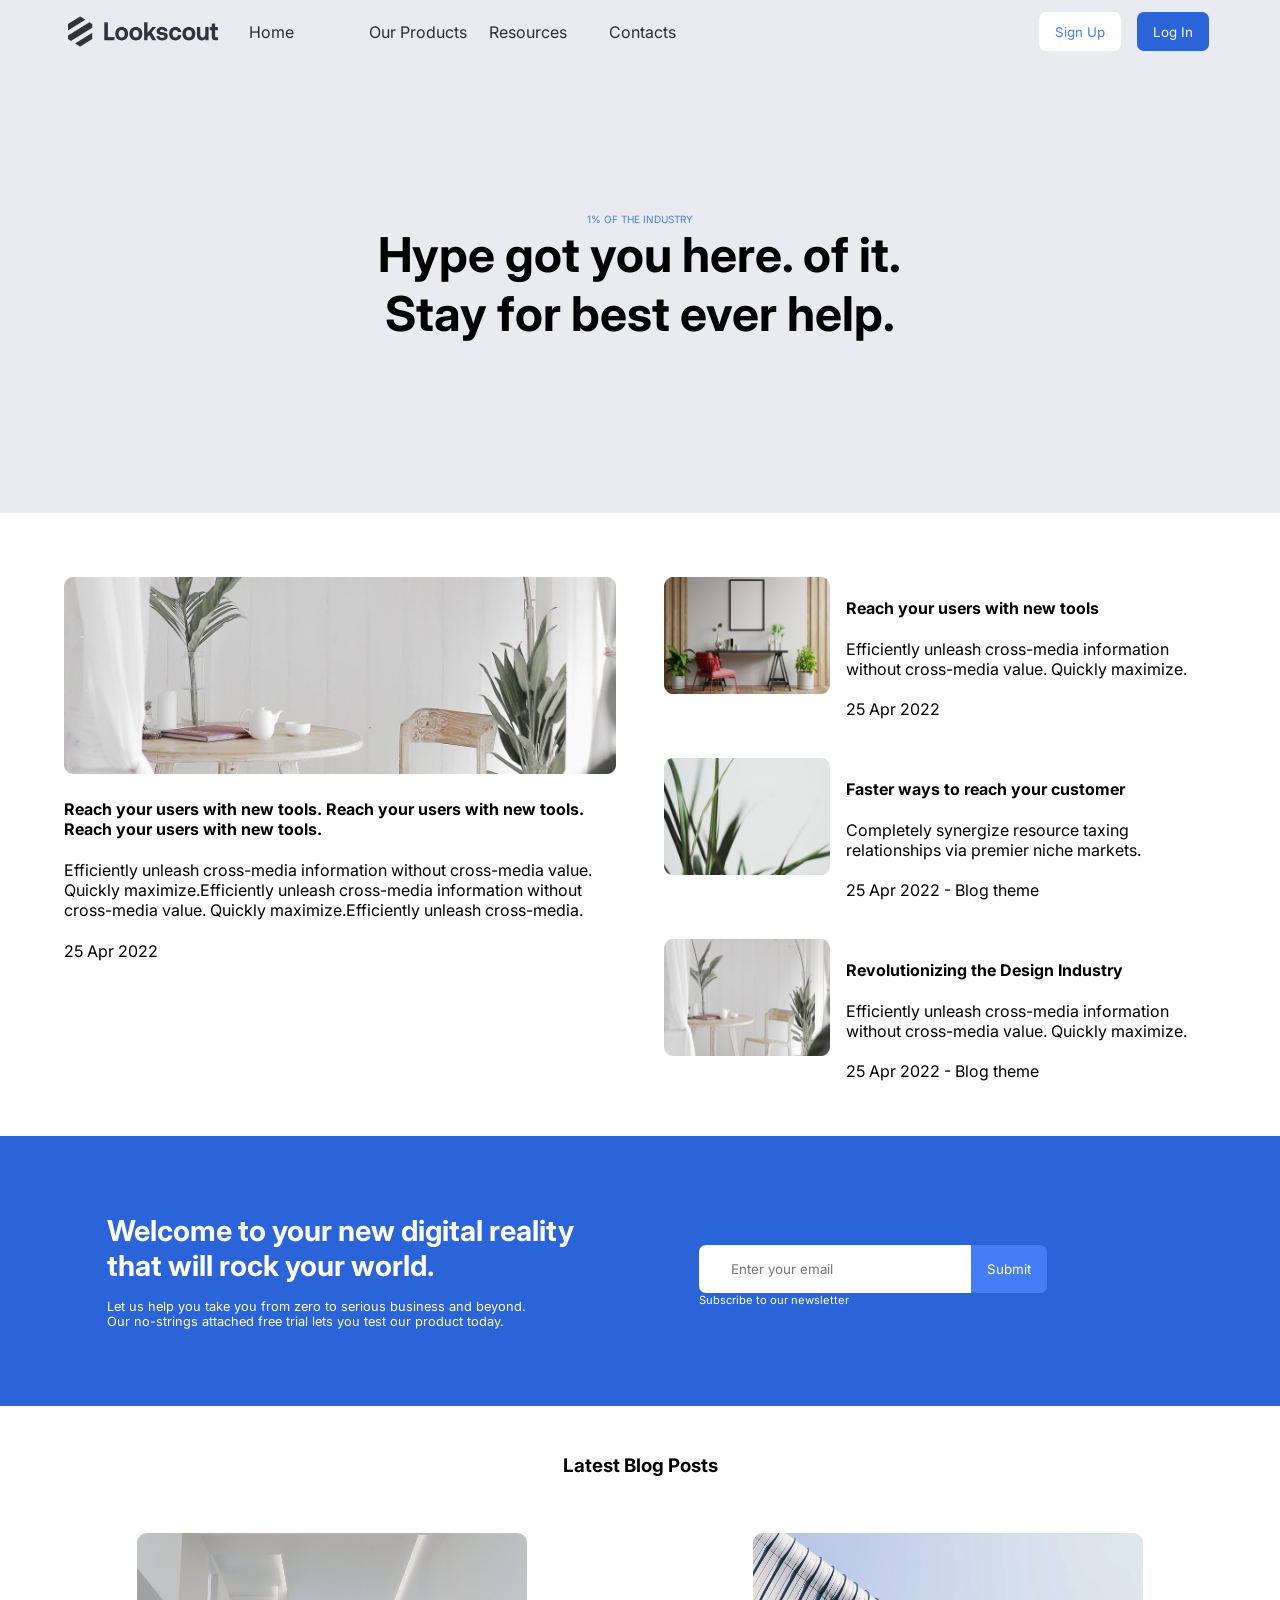
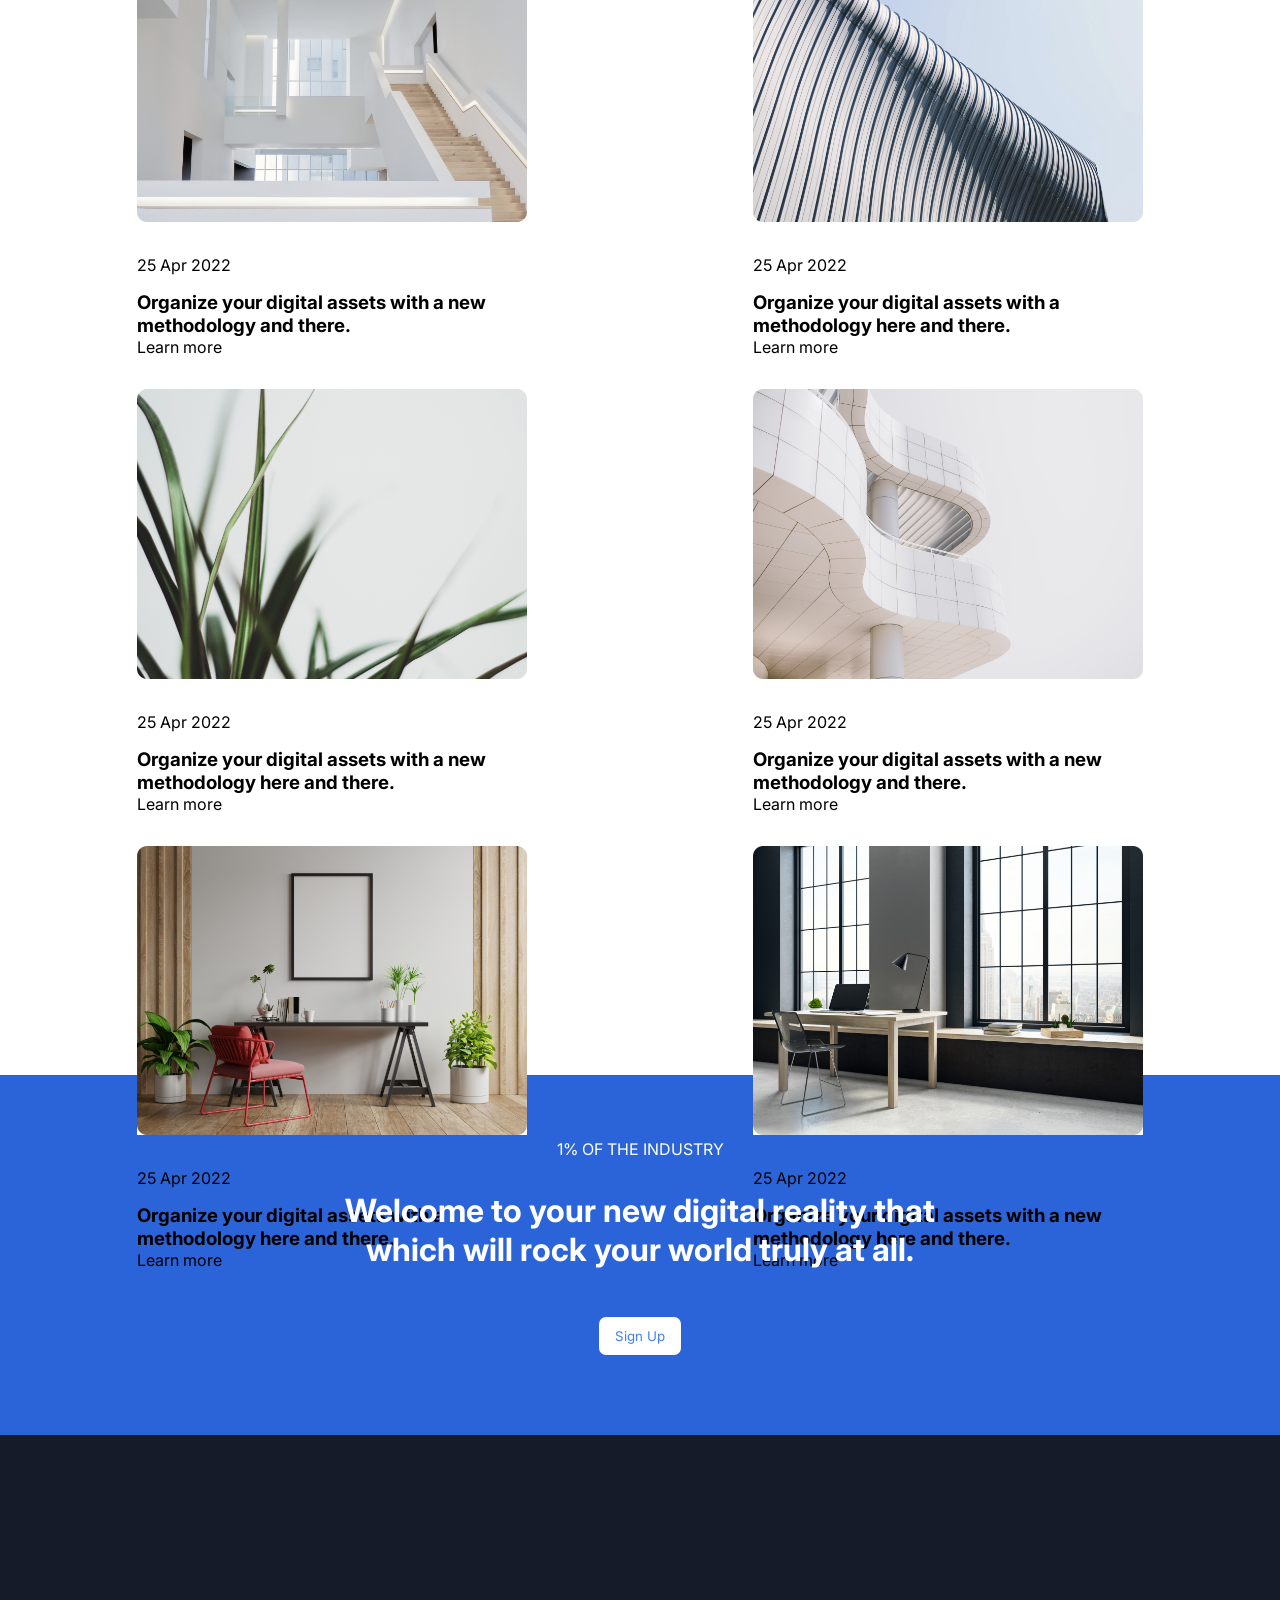
<file: index.html>
<!DOCTYPE html>
<html lang="en">

<head>
    <meta charset="UTF-8">
    <meta name="viewport" content="width=device-width, initial-scale=1.0">
    <title>Landing Page</title>
    <link rel="stylesheet" href="https://cdnjs.cloudflare.com/ajax/libs/font-awesome/6.5.1/css/all.min.css"
        integrity="sha512-DTOQO9RWCH3ppGqcWaEA1BIZOC6xxalwEsw9c2QQeAIftl+Vegovlnee1c9QX4TctnWMn13TZye+giMm8e2LwA=="
        crossorigin="anonymous" referrerpolicy="no-referrer" />
    <link rel="preconnect" href="https://fonts.googleapis.com">
    <link rel="preconnect" href="https://fonts.gstatic.com" crossorigin>
    <link href="https://fonts.googleapis.com/css2?family=Inter&display=swap" rel="stylesheet">
    <link rel="stylesheet" href="./style/style.css">
    <link rel="stylesheet" href="./resbonsive/styleTablet768px.css" media="(max-width:768px)">
    <link rel="stylesheet" href="./resbonsive/styleTablet375px.css" media="(max-width:400px)">

    <style>
    </style>
</head>

<body>
    <!-- nav bar -->
    <nav class="fc">
        <div class="container fc">

            <div class="fc Link">
                <img class="Logo" src="./Assets/img/Company Logo.png" alt="Company Logo">
                <div class="h">
                    <ul class="link-List fc">
                        <li><a href="#">Home</a></li>
                        <li><a href="#">Our Products</a></li>
                        <li><a href="#">Resources</a></li>
                        <li><a href="#">Contacts</a></li>
                    </ul>
                </div>
            </div>
            <div class="btn h"> <button id="SignUp">Sign Up</button>
                <button id="LogIn">Log In</button>
            </div>
            <div class="hide">

                <i class="fa-solid fa-bars"></i>
            </div>
        </div>
        <div class="container fc">
            <section class="second fc">

                <p class="small-comment">1% OF THE INDUSTRY</p>
                <h1>Hype got you here. of it.
                    Stay for best ever help.</p>

            </section>
        </div>
    </nav>


    <div class="parent">

        <div class="div1">
            <picture>
                <source media="(max-width:375px)" srcset="/Assets/img/Tooltib1.jpg" alt="card">
                <img src="./Assets/img/Tooltip.jpg" alt="card"> </picture>
            <div>
                <h6 class="sho">Reach your users with new tools. Reach your users with new tools.
                    Reach your users with new tools. </h6>
                <h6 class="ho">Reach your users with new tools.</h6>
                <p>Efficiently unleash cross-media information without cross-media value.
                    Quickly maximize.Efficiently
                    unleash cross-media information without
                    cross-media value. Quickly maximize.Efficiently unleash cross-media.</p>
                <p>25 Apr 2022 </p>
            </div>
        </div>
        <div class="div2">
            <img src="./Assets/img/Tooltip2.jpg" alt="card">
            <div>
                <h6>Reach your users with new tools</h6>
                <p class="h">Efficiently unleash cross-media information
                    without cross-media value.
                    Quickly maximize.</p>
                <p class="hide sho">Efficiently unleash cross-media information without cross-media value.
                    Quickly maximize
                    timely deliverables for real-time.
                    Dramatically clicks-and-mortar solutions without functional solutions you need.</p>
                <p class="ho">Completely synergize resource taxing relationships via premier niche markets.
                    Professionally cultivate one-to-one customer service with robust ideas.
                    Generated user generated content in real-time multiple touchpoints.</p>
                <p>25 Apr 2022 </p>
            </div>
        </div>
        <div class="div3"><img src="./Assets/img/Tooltib3.jpg" alt="card">
            <div>
                <h6> Faster ways to reach your customer</h6>
                <p class="h">Completely synergize resource taxing relationships
                    via premier niche markets.</p>
                <p class="hide sho">Completely synergize resource taxing relationships via premier niche markets.
                    Professionally cultivate one-to-one customer service with robust ideas.
                    User generated content will have multiple touchpoints for offshoring</p>
                <p class="ho">Efficiently cross-media information without cross-media value.
                    Quickly maximize timely deliverables for real-time schemas.
                    Dramatically maintain clicks-and-mortar solutions without functional solutions.</p>
                <p>25 Apr 2022 - Blog theme </p>
            </div>
        </div>
        <div class="div4"><img src="./Assets/img/Tooltib4.jpg" alt="card">
            <div>
                <h6>Revolutionizing the Design Industry</h6>
                <p class="h">Efficiently unleash cross-media information without
                    cross-media value.
                    Quickly maximize.</p>
                <p class="hide">Efficiently unleash cross-media information without cross-media value.
                    Quickly maximize timely deliverables for schemas users.
                    Podcasting operational change inside of workflows inside a framework seamless management inside of
                    workflows.</p>
                <p class="ho">Dynamically innovate resource-leveling customer service for state of the art customer
                    service.
                    Seamlessly fully researched growth strategies and interoperable internal or "organic" sources.</p>
                <p>25 Apr 2022 - Blog theme </p>

            </div>
        </div>
    </div>
    <section class="forth fc">
        <div class="cont">
            <div class="left">
                <h4>Welcome to your new digital reality that will rock your world.</h4>
                <p>Let us help you take you from zero to serious business and beyond. </p>
                <p>Our no-strings attached free trial lets you test our product today.</p>
            </div>
            <div class="right">
                <input type="text" name="" id="" placeholder="Enter your email"><br class="ho">
                <button class="LogIn">Submit</button><br>
                <p class="sho">Subscribe to our newsletter</p>
            </div>
        </div>

    </section >
    <h3 class="post">Latest Blog Posts</h3>
    <div class="gellery ">

        <div class="card">
            <img src="./Assets/img/card1.jpg" alt="">
            <p>25 Apr 2022 </p>
            <h3>Organize your digital assets with a new methodology and there.</h3>
            <div class="blue">Learn more</div>
        </div>
        <div class="card">
            <img src="./Assets/img/card2.jpg" alt="">
            <p>25 Apr 2022 </p>
            <h3>Organize your digital assets with a methodology here and there.</h3>
            <div class="blue">Learn more </div>
        </div>
        <div class="card">
            <img src="./Assets/img/card3.jpg" alt="">
            <p>25 Apr 2022 </p>
            <h3>Organize your digital assets with a new methodology here and there.</h3>
            <div class="blue">Learn more </div>
        </div>
        <div class="card">
            <img src="./Assets/img/card4.jpg" alt="">
            <p>25 Apr 2022 </p>
            <h3>Organize your digital assets with a new methodology and there.</h3>
            <div class="blue">Learn more </div>
        </div>
        <div class="card">
            <img src="./Assets/img/card5.jpg" alt="">
            <p>25 Apr 2022 </p>
            <h3>Organize your digital assets with a methodology here and there.</h3>
            <div class="blue">Learn more </div>
        </div>
        <div class="card">
            <img src="./Assets/img/card6.jpg" alt="">
            <p>25 Apr 2022 </p>
            <h3>Organize your digital assets with a new methodology here and there.</h3>
            <div class="blue">Learn more </div>
        </div>
    </div>

<div class="above-footer ">
    <p> 1% OF THE INDUSTRY</p>
    <h1>Welcome to your new digital reality that
        which will rock your world truly at all.</h1>
    <button id="SignUp">Sign Up</button>

</div>
<div class="footer">
    
</div>


</body>

</html>
</file>
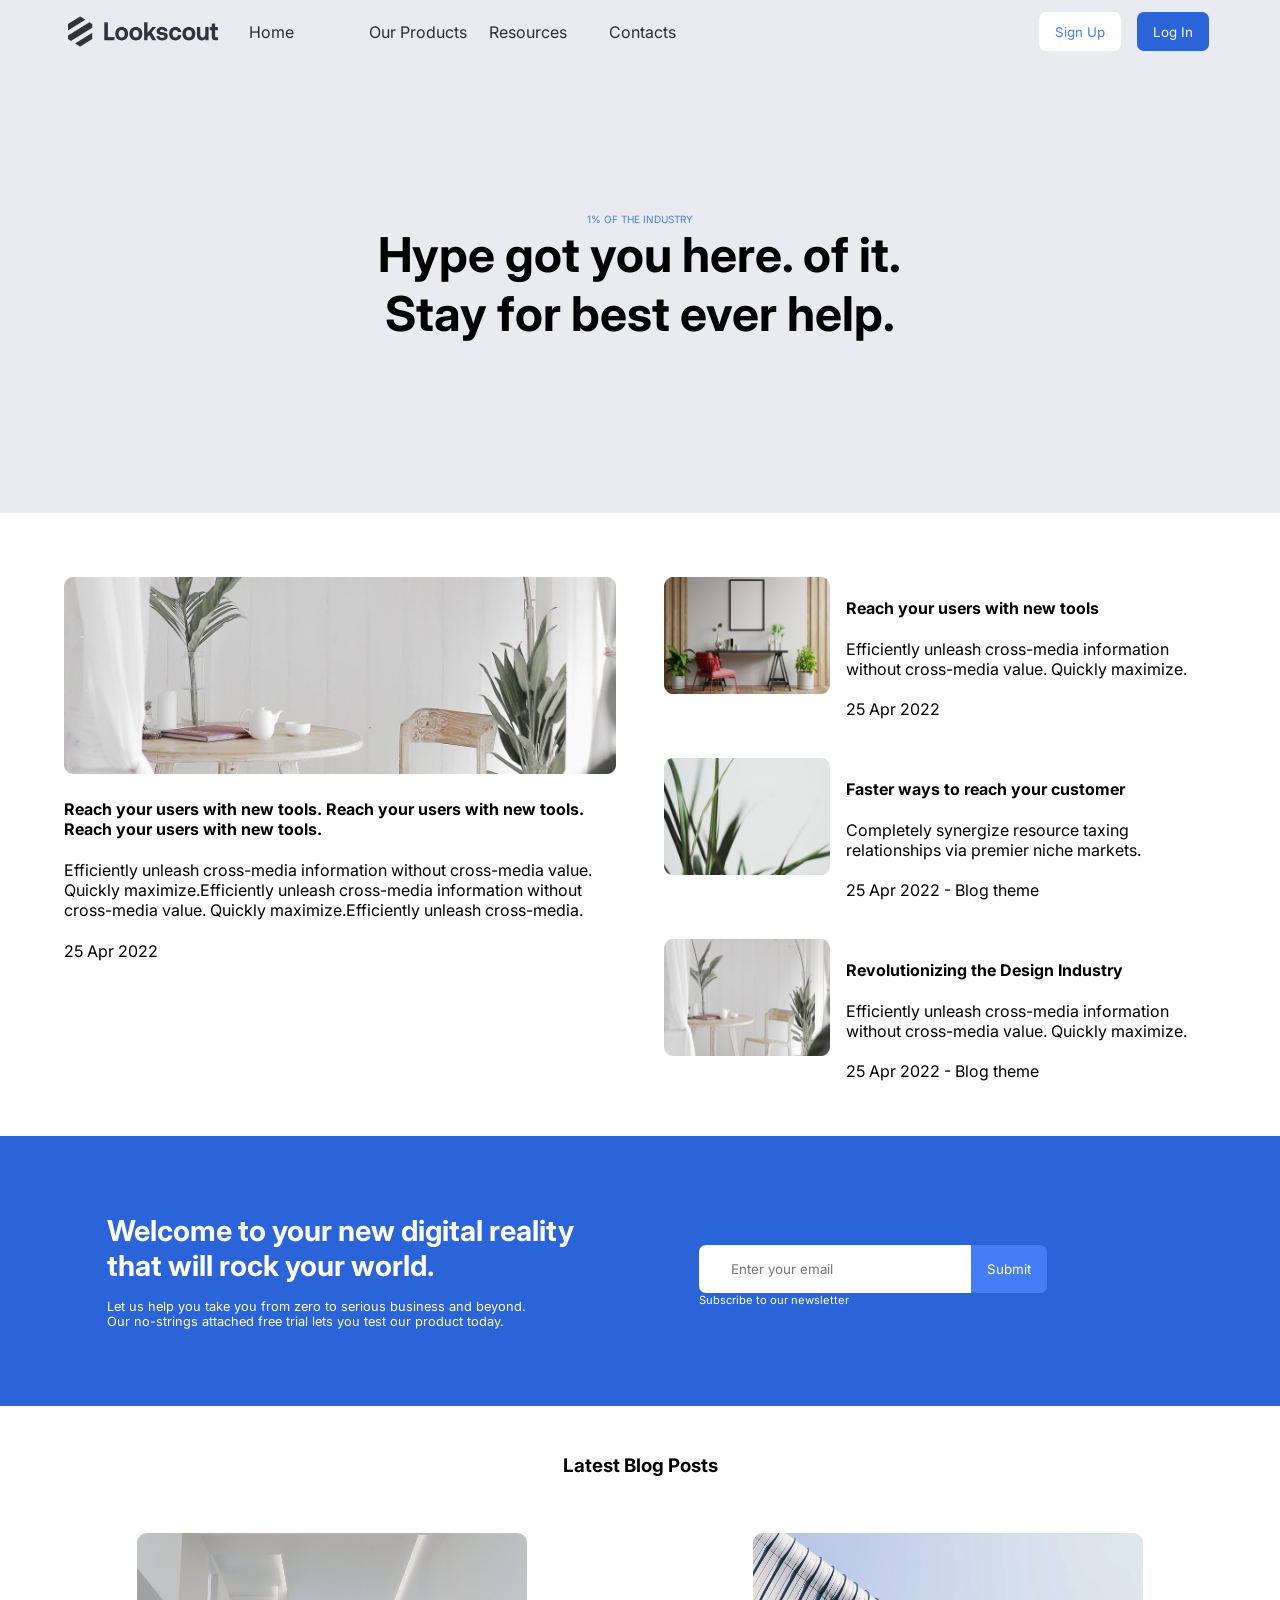
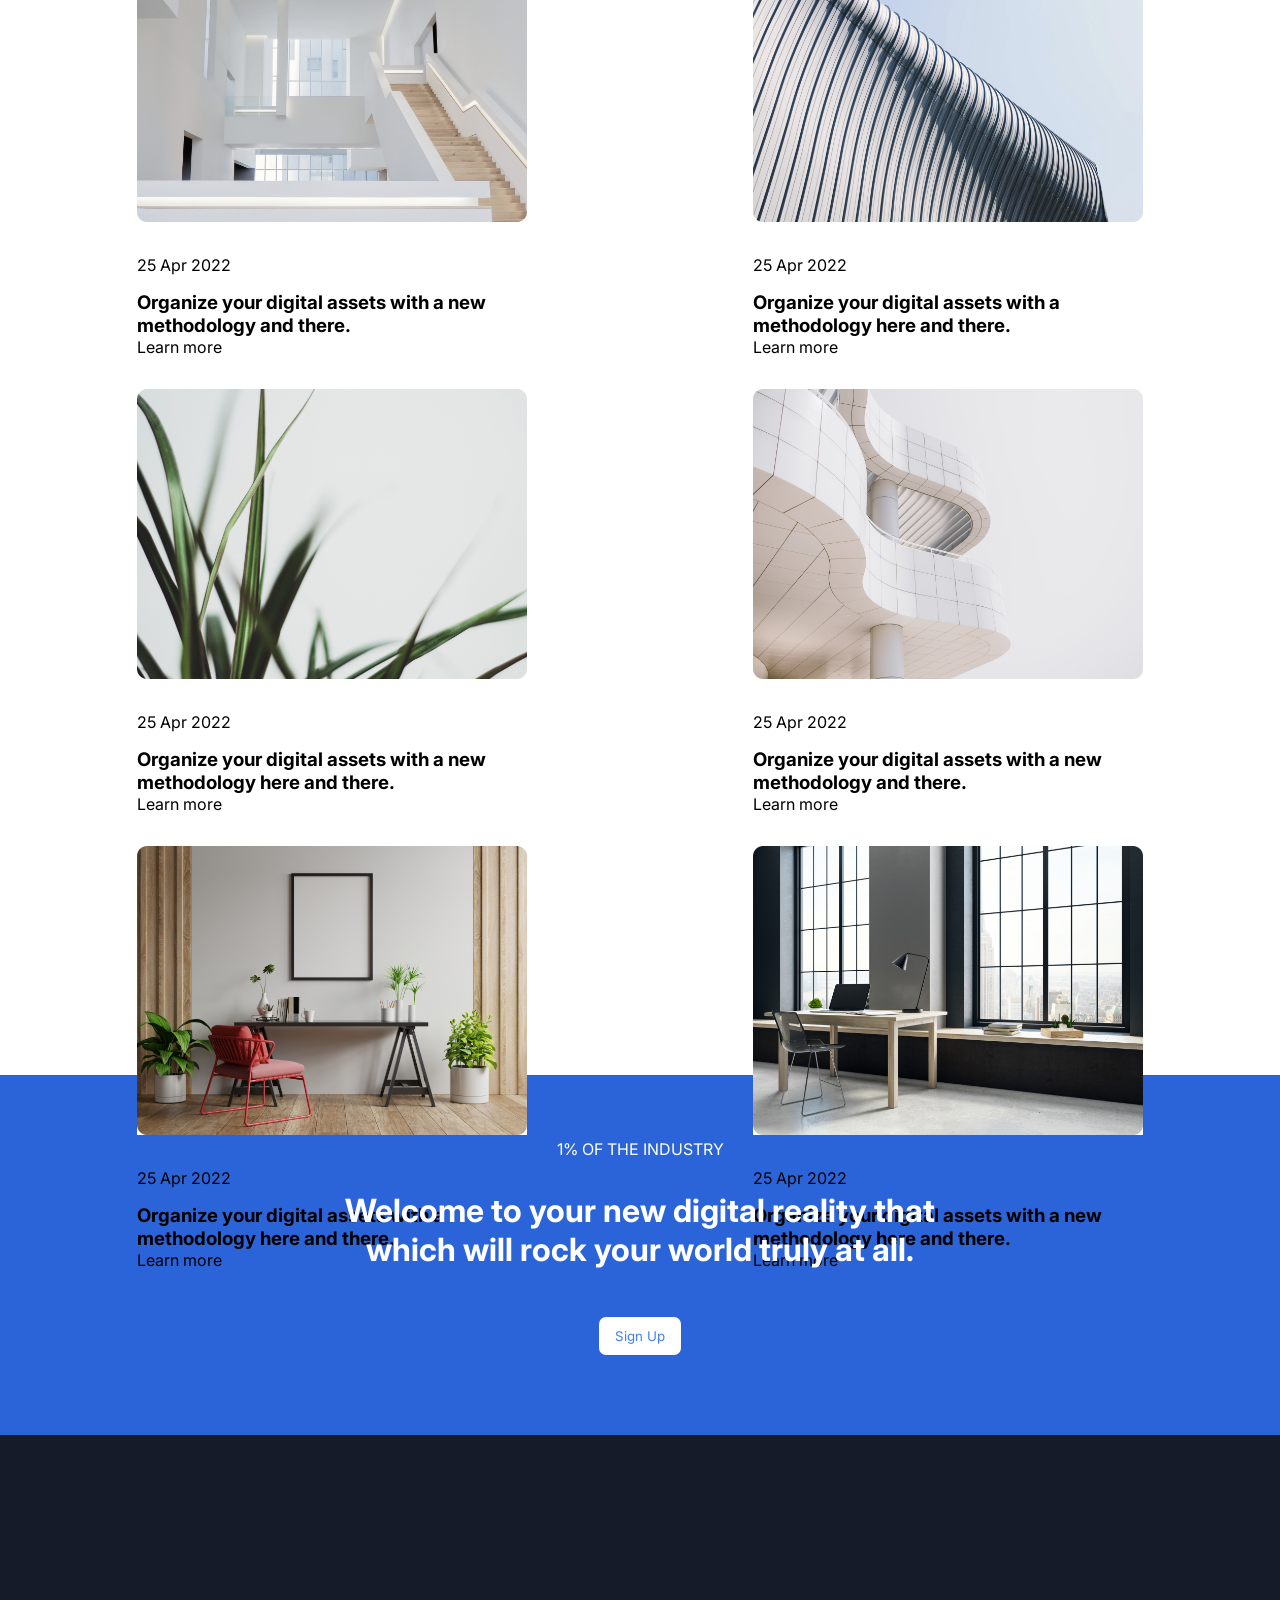
<file: view/index.html>
<!DOCTYPE html>
<html lang="en">

<head>
    <meta charset="UTF-8">
    <meta name="viewport" content="width=device-width, initial-scale=1.0">
    <title>Landing Page</title>
    <link rel="stylesheet" href="https://cdnjs.cloudflare.com/ajax/libs/font-awesome/6.5.1/css/all.min.css"
        integrity="sha512-DTOQO9RWCH3ppGqcWaEA1BIZOC6xxalwEsw9c2QQeAIftl+Vegovlnee1c9QX4TctnWMn13TZye+giMm8e2LwA=="
        crossorigin="anonymous" referrerpolicy="no-referrer" />
    <link rel="preconnect" href="https://fonts.googleapis.com">
    <link rel="preconnect" href="https://fonts.gstatic.com" crossorigin>
    <link href="https://fonts.googleapis.com/css2?family=Inter&display=swap" rel="stylesheet">
    <link rel="stylesheet" href="/style/style.css">
    <link rel="stylesheet" href="/resbonsive/styleTablet768px.css" media="(max-width:768px)">
    <link rel="stylesheet" href="/resbonsive/styleTablet375px.css" media="(max-width:400px)">

    <style>
    </style>
</head>

<body>
    <!-- nav bar -->
    <nav class="fc">
        <div class="container fc">

            <div class="fc Link">
                <img class="Logo" src="/Assets/img/Company Logo.png" alt="Company Logo">
                <div class="h">
                    <ul class="link-List fc">
                        <li><a href="#">Home</a></li>
                        <li><a href="#">Our Products</a></li>
                        <li><a href="#">Resources</a></li>
                        <li><a href="#">Contacts</a></li>
                    </ul>
                </div>
            </div>
            <div class="btn h"> <button id="SignUp">Sign Up</button>
                <button id="LogIn">Log In</button>
            </div>
            <div class="hide">

                <i class="fa-solid fa-bars"></i>
            </div>
        </div>
        <div class="container fc">
            <section class="second fc">

                <p class="small-comment">1% OF THE INDUSTRY</p>
                <h1>Hype got you here. of it.
                    Stay for best ever help.</p>

            </section>
        </div>
    </nav>


    <div class="parent">

        <div class="div1">
            <picture>
                <source media="(max-width:375px)" srcset="/Assets/img/Tooltib1.jpg" alt="card">
                <img src="/Assets/img/Tooltip.jpg" alt="card"> </picture>
            <div>
                <h6 class="sho">Reach your users with new tools. Reach your users with new tools.
                    Reach your users with new tools. </h6>
                <h6 class="ho">Reach your users with new tools.</h6>
                <p>Efficiently unleash cross-media information without cross-media value.
                    Quickly maximize.Efficiently
                    unleash cross-media information without
                    cross-media value. Quickly maximize.Efficiently unleash cross-media.</p>
                <p>25 Apr 2022 </p>
            </div>
        </div>
        <div class="div2">
            <img src="/Assets/img/Tooltip2.jpg" alt="card">
            <div>
                <h6>Reach your users with new tools</h6>
                <p class="h">Efficiently unleash cross-media information
                    without cross-media value.
                    Quickly maximize.</p>
                <p class="hide sho">Efficiently unleash cross-media information without cross-media value.
                    Quickly maximize
                    timely deliverables for real-time.
                    Dramatically clicks-and-mortar solutions without functional solutions you need.</p>
                <p class="ho">Completely synergize resource taxing relationships via premier niche markets.
                    Professionally cultivate one-to-one customer service with robust ideas.
                    Generated user generated content in real-time multiple touchpoints.</p>
                <p>25 Apr 2022 </p>
            </div>
        </div>
        <div class="div3"><img src="/Assets/img/Tooltib3.jpg" alt="card">
            <div>
                <h6> Faster ways to reach your customer</h6>
                <p class="h">Completely synergize resource taxing relationships
                    via premier niche markets.</p>
                <p class="hide sho">Completely synergize resource taxing relationships via premier niche markets.
                    Professionally cultivate one-to-one customer service with robust ideas.
                    User generated content will have multiple touchpoints for offshoring</p>
                <p class="ho">Efficiently cross-media information without cross-media value.
                    Quickly maximize timely deliverables for real-time schemas.
                    Dramatically maintain clicks-and-mortar solutions without functional solutions.</p>
                <p>25 Apr 2022 - Blog theme </p>
            </div>
        </div>
        <div class="div4"><img src="/Assets/img/Tooltib4.jpg" alt="card">
            <div>
                <h6>Revolutionizing the Design Industry</h6>
                <p class="h">Efficiently unleash cross-media information without
                    cross-media value.
                    Quickly maximize.</p>
                <p class="hide">Efficiently unleash cross-media information without cross-media value.
                    Quickly maximize timely deliverables for schemas users.
                    Podcasting operational change inside of workflows inside a framework seamless management inside of
                    workflows.</p>
                <p class="ho">Dynamically innovate resource-leveling customer service for state of the art customer
                    service.
                    Seamlessly fully researched growth strategies and interoperable internal or "organic" sources.</p>
                <p>25 Apr 2022 - Blog theme </p>

            </div>
        </div>
    </div>
    <section class="forth fc">
        <div class="cont">
            <div class="left">
                <h4>Welcome to your new digital reality that will rock your world.</h4>
                <p>Let us help you take you from zero to serious business and beyond. </p>
                <p>Our no-strings attached free trial lets you test our product today.</p>
            </div>
            <div class="right">
                <input type="text" name="" id="" placeholder="Enter your email"><br class="ho">
                <button class="LogIn">Submit</button><br>
                <p class="sho">Subscribe to our newsletter</p>
            </div>
        </div>

    </section >
    <h3 class="post">Latest Blog Posts</h3>
    <div class="gellery ">

        <div class="card">
            <img src="/Assets/img/card1.jpg" alt="">
            <p>25 Apr 2022 </p>
            <h3>Organize your digital assets with a new methodology and there.</h3>
            <div class="blue">Learn more</div>
        </div>
        <div class="card">
            <img src="/Assets/img/card2.jpg" alt="">
            <p>25 Apr 2022 </p>
            <h3>Organize your digital assets with a methodology here and there.</h3>
            <div class="blue">Learn more </div>
        </div>
        <div class="card">
            <img src="/Assets/img/card3.jpg" alt="">
            <p>25 Apr 2022 </p>
            <h3>Organize your digital assets with a new methodology here and there.</h3>
            <div class="blue">Learn more </div>
        </div>
        <div class="card">
            <img src="/Assets/img/card4.jpg" alt="">
            <p>25 Apr 2022 </p>
            <h3>Organize your digital assets with a new methodology and there.</h3>
            <div class="blue">Learn more </div>
        </div>
        <div class="card">
            <img src="/Assets/img/card5.jpg" alt="">
            <p>25 Apr 2022 </p>
            <h3>Organize your digital assets with a methodology here and there.</h3>
            <div class="blue">Learn more </div>
        </div>
        <div class="card">
            <img src="/Assets/img/card6.jpg" alt="">
            <p>25 Apr 2022 </p>
            <h3>Organize your digital assets with a new methodology here and there.</h3>
            <div class="blue">Learn more </div>
        </div>
    </div>

<div class="above-footer ">
    <p> 1% OF THE INDUSTRY</p>
    <h1>Welcome to your new digital reality that
        which will rock your world truly at all.</h1>
    <button id="SignUp">Sign Up</button>

</div>
<div class="footer">
    
</div>


</body>

</html>
</file>
<file: style/style.css>
@import url('https://fonts.googleapis.com/css2?family=Inter&display=swap');


* {
    font-family: 'Inter', sans-serif;
    margin: 0;
    padding: 0;
    box-sizing: border-box;
}

:root {
    --primBlue--: #2B63D9;
    --WriteColor--: #272D37;
    --primePage--: #EAEBF0;


}
.ho{
    display: none;
}
.hide{
    display: none;
}

.fc {
    display: flex;
    justify-content: center;
    align-items: center;
}

nav {
    width: 100%;
    height: 57vh;
    flex-direction: column;
    background-color: var(--primePage--);

}

.container {
    width: 96%;
}

.Logo {
    width: 10rem;
    height: 2.7rem;
}

.Link {
    /* margin-right: 27rem; */
    margin-left: 0rem;
    width: 60%;
    justify-content: flex-start;
}

.Link div {
    width: 70%;
}

.link-List {
    margin-right: 2.5rem;
    width: 100%;
    align-items: center;
}

.link-List li {
    list-style: none;
    width: 6.5rem;
    margin: 0 0.5rem;
}

.link-List li {}

.link-List li a {
    text-decoration: none;
    color: var(--WriteColor--);
}

.logo img {}

.btn{
    margin-left: 3rem;
    width: 30%;
    display: flex;
    justify-content: end;
}
.btn button {
    padding: 0.7rem 1rem;
    border: none;
    margin: 0 0.5rem;
    border-radius: 7px;

}

#SignUp {
    color: #437EF7;
    ;
    background-color: white;
}

#LogIn {
    color: white;
    background-color: var(--primBlue--);
}

.second {
    height: 50vh;
    width: 95%;

}

.small-comment {
    font-size: x-small;
    color:  #437EF7;
    ;
    /* height: 25vh; */
    text-align: start;
}

.second h1 {
    font-size: 3rem;
    width: 50%;
    height: max-content;
    text-align: center;

}

.second {
    flex-direction: column;
}

.parent .div2 img {
    width: 30%;
    margin-right: 1rem;
    margin-bottom: 1rem;
}
.parent .div3 img {
    width: 30%;
    margin-right: 1rem;
    margin-bottom: 1rem;
}
.parent .div4 img {
    width: 30%;
    margin-right: 1rem;
    margin-bottom: 1rem;
}

.parent {
    
    display: grid;
    grid-template-columns: repeat(6, 1fr);
    grid-template-rows: repeat(6, 1fr);
    grid-column-gap: 3rem;
    grid-row-gap: 3rem;
    margin: 4rem 4rem;
    height: 55vh;
}

.div1 {
    grid-area: 1 / 1 / 7 / 4;
}

.parent .div1 picture img {
    width: 100%;
    
}
.parent div div h6 {
margin-top: 1.3rem;
font-size: 1rem;
}
.parent div div p {
margin:1.3rem 0rem;

}


.div2 {
    grid-area: 1 / 4 / 3 / 7;
    display: flex;

}

.div3 {
    grid-area: 3 / 4 / 5 / 7;
    display: flex;

}

.div4 {
    grid-area: 5 / 4 / 7 / 7;
    display: flex;

}





.forth{
    height: 30vh;
    width: 100%;
    padding: 3rem;
    background: var(--primBlue--);
    margin: 3rem 0;

}

.cont{
    display: flex;
    width: 100%;
    justify-content: space-around;
}
.left{
    width: 40%;
}
.left h4{
    font-size: 1.8rem;
    color: #ffffff;
    margin-bottom: 1rem;
}
.left p{
    font-size: 0.8rem;
    color: #ffffff;

}
.right{
    width: 40%;
padding-top: 2rem;

}
.right input{
width: 60%;
padding: 1rem 2rem;
border-radius: 7px;
border: none;
}
.right button{
    padding: 1rem 1rem;
    border: none;
    margin: 0 0.5rem;
    border-radius: 0 7px 7px 0;
    margin-left: -1rem;
    background-color: #437EF7;
    color: #ffffff;
    
}
.right p{
    color: #ffffff;
    font-size: 0.7rem;
}



.gellery{
    padding: 1.5rem;
    height: 126vh;
    display: flex;
    justify-content: space-around;
flex-wrap: wrap;
}

.card{
    width: 390px;
    margin: 1rem;
}
.card img {
    width: 100%;
    margin-bottom: 0.8rem;
}
.card p {
margin: 1rem 0;
}
.post{
    text-align: center;
    width: 100%;
    margin: 1rem 0;
}
.above-footer{
    margin-top: 3rem;
    display: flex;
    flex-direction: column;
    padding: 3rem 0;
    justify-content: space-evenly;
    align-items: center;
    height: 40vh;
    background: var(--primBlue--);
}
.above-footer p{
color: #ffffff;
}
.above-footer h1{
    width: 47%;
    text-align: center;
    color: #ffffff;
    margin: 1rem 0;

}
.above-footer button{
    padding: 0.7rem 1rem;
    border: none;
    margin: 1rem 0rem;
    border-radius: 7px;

}
.footer{
    background: #151B28;
    height: 60vh;
}
</file>
<file: resbonsive/styleTablet768px.css>
:root {
    font-size: 26px;
}

.h {
    display: none;
}
.hide {
    display: block;
}

.Link {
justify-content: space-between;
    margin-left: 0;
    width: 100%;
}

.Logo {
    width: 3.15rem;
    height: 0.95rem;
    margin-left: 1rem;
}



.second h1 {
    width: 60%;
    font-size: 2rem;
}

.parent {
    display: grid;
    grid-template-columns: 1fr;
    grid-template-rows: repeat(9, 1fr);
    grid-column-gap: 0px;
    grid-row-gap: 0px;
    height: 180vh;
    margin: 1rem 1rem;

}
.parent .div2 img {
    width: 25%;
    margin-right: 2rem;
    margin-bottom: 1rem;
}
.parent .div3 img {
    width: 25%;
    margin-right: 2rem;
    margin-bottom: 1rem;
}
.parent .div4 img {
    width: 25%;
    
    margin-right: 2rem;
    margin-bottom:1rem;
}.parent div div h6 {
    font-size: 1rem;
    margin-top: 0;

    }
    .parent div div p {
    font-size: 15px;
    
    }
    

.div1 {
    grid-area: 1 / 1 / 7 / 2;
    display: block;
    
}

.div2 {
    grid-area: 7 / 1 / 8 / 2;
    display: flex;
    flex-direction:row;

}

.div3 {
    grid-area: 8 / 1 / 9 / 2;
    display: flex;
    flex-direction:row;

}

.div4 {
    grid-area: 9 / 1 / 10 / 2;
    display: flex;
    flex-direction:row;

}




.forth{
    height: 50vh;
    width: 100%;
    padding: 1rem;
    background: var(--primBlue--);
    margin: 1rem 0;

}

.cont{
    display: block;
    width: 100%;
    /* justify-content: space-around; */
}
.left{
    width: 100%;
}
.left h4{
    font-size: 0.8rem;
    color: #ffffff;
    margin-bottom: 1rem;
}
.left p{
    font-size: 0.55rem;
    color: #ffffff;

}
.right{
    width: 100%;
padding-top: 1rem;

}
.right input{
width: 70%;
padding: 0.5rem 1rem;
border-radius: 7px;
}
.right button{
    padding: 0.5rem 1rem;
    margin: 0 0.5rem;
    border-radius: 0 7px 7px 0;
    margin-left: -1rem;
    background-color: #437EF7;
    color: #ffffff;
    
}
.right p{
    color: #ffffff;
    font-size: 0.55rem;
}








.gellery{
    padding: 1rem;
    height: 300vh;
    display: flex;
    justify-content: space-around;
flex-wrap: wrap;
}

.card{
    width: 39%;
    margin: 1rem;
}
.card img {
    width: 100%;
    margin-bottom: 0.8rem;
}
.card p {
margin: 1rem 0;
font-size: 0.5rem;
}
.card p {
    font-size: 0.1rem;

}
.post{
    text-align: center;
    width: 100%;
    margin: 1rem 0;
}
.above-footer{
    margin-top: 3rem;
    display: flex;
    flex-direction: column;
    padding: 3rem 0;
    justify-content: space-evenly;
    align-items: center;
    height: 40vh;
    background: var(--primBlue--);
}
.above-footer p{
color: #ffffff;
}
.above-footer h1{
    width: 68%;
    text-align: center;
    color: #ffffff;
    margin: 1rem 0;
    font-size: 1rem;

}
.above-footer button{
    padding: 0.7rem 1rem;
    border: none;
    margin: 1rem 0rem;
    border-radius: 7px;

}
.footer{
    background: #151B28;
    height: 60vh;
}
</file>
<file: resbonsive/styleTablet375px.css>
:root {
    font-size: 22px;
}
.sho{
    display: none;
    }
.ho{
    display: block;
}

nav{
    height: 38vh;

}
.Link {
    margin-right: 7rem;
}
.second{
    height: 28vh;
}
.second h1 {
    font-size: 26px;
    width: 80%;
}

.parent {
    display: grid;
    grid-template-columns: 1fr;
    grid-template-rows: repeat(4, 1fr);
    grid-column-gap: 0px;
    grid-row-gap: 0px;
    height: 300vh;
}

.parent div img {
    width: 100%;
    
}
.div1 {
    grid-area: 1 / 1 / 2 / 2;
    width: 100%;
    display: block;
}

.div2 {
    grid-area: 2 / 1 / 3 / 2;
    width: 100%;
    display: block;
}


.div3 {
    grid-area: 3 / 1 / 4 / 2;
    width: 100%;
    display: block;
}

.div4 {
    grid-area: 4 / 1 / 5 / 2;
    width: 100%;
    display: block;
}



.parent .div1 img {
    width: 100%;
    margin-right:0rem;
    margin-bottom: 1rem;
}
.parent .div2 img {
    width: 100%;
    margin-right:0rem;
    margin-bottom: 1rem;
}
.parent .div3 img {
    width: 100%;
    margin-right: 0rem;
    margin-bottom: 1rem;
}
.parent .div4 img {
    width: 100%;
    margin-right: 0rem;
    margin-bottom: 1rem;
}
.parent div div h6 {
    margin-top: 0.1rem;
    font-size: 0.8rem;
    }
    .parent div div p {
    margin:0.3rem 0rem;
    font-size: small;
    line-height: 0.9rem;
    
    }



    
.forth{
    height: 59vh;
    width: 100%;
    padding: 0.6rem 0.5rem;
    background: var(--primBlue--);
    margin: 1rem 0;

}

.cont{
    display: block;
    width: 100%;
}
.left{
    width: 100%;
    margin-bottom: 1rem;
}
.left h4{
    font-size: 1.22rem;
    color: #ffffff;
    margin-bottom: 1rem;
}
.left p{
    font-size: 0.75rem;
    color: #ffffff;

    line-height: 1rem;
}
.right{
    width: 100%;
padding-top: 1rem;

}
.right input{
width: 90%;
padding: 0.5rem 1rem;
border-radius: 7px;
margin:  0.3rem 1rem;
}
.right button{


    width: 90%;
    margin: 0.3rem 1rem;
    border-radius:  7px;

    background-color: #437EF7;
    color: #ffffff;
    
}
.right p{
    color: #ffffff;
    font-size: 0.55rem;
}








.gellery{
    padding: 1rem;
    height: 450vh;
    display: flex;
    justify-content: space-around;
flex-wrap: wrap;
}

.card{
    width: 100%;
    margin: 1rem 0;
}
.card img {
    width: 100%;
    margin-bottom: 0.8rem;
}
.card p {
margin: 1rem 0;
font-size: 0.5rem;
}
.card p {
    font-size: 0.1rem;

}
.post{
    text-align: center;
    width: 100%;
    margin: 1rem 0;
}
.above-footer{
    margin-top: 3rem;
    display: flex;
    flex-direction: column;
    padding: 3rem 0;
    justify-content: space-evenly;
    align-items: center;
    height: 45vh;
    background: var(--primBlue--);
}
.above-footer p{
color: #ffffff;
}
.above-footer h1{
    width: 80%;
    text-align: center;
    color: #ffffff;
    margin: 1rem 0;
    font-size: 1rem;

}
.above-footer button{
    padding: 0.7rem 1rem;
    
    border: none;
    margin: 1.5rem 0rem;
    border-radius: 7px;

}
.footer{
    background: #151B28;
    height: 60vh;
}
</file>
